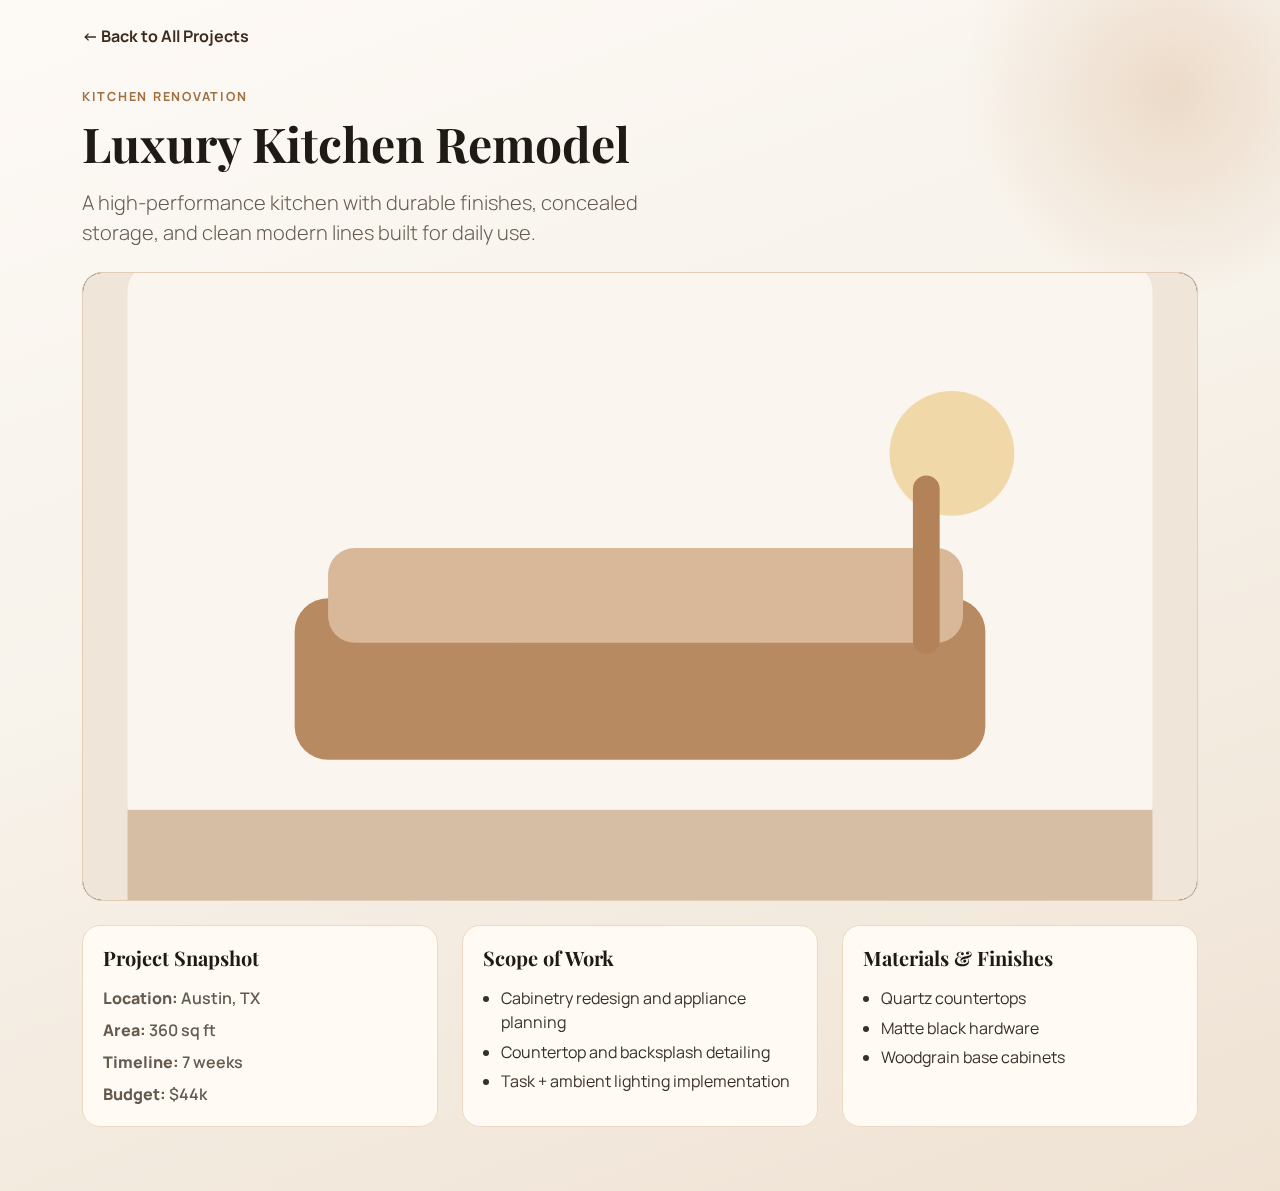
<file: project.html>
<!doctype html>
<html lang="en">
<head>
    <meta charset="utf-8">
    <meta name="viewport" content="width=device-width, initial-scale=1">
    <title>Project Details | Aura Interiors</title>
    <meta name="description" content="Detailed interior design project view.">

    <link rel="preconnect" href="https://fonts.googleapis.com">
    <link rel="preconnect" href="https://fonts.gstatic.com" crossorigin>
    <link href="https://fonts.googleapis.com/css2?family=Playfair+Display:wght@500;700&family=Manrope:wght@400;500;600;700&display=swap" rel="stylesheet">

    <link href="https://cdn.jsdelivr.net/npm/bootstrap@5.3.3/dist/css/bootstrap.min.css" rel="stylesheet" integrity="sha384-QWTKZyjpPEjISv5WaRU9OFeRpok6YctnYmDr5pNlyT2bRjXh0JMhjY6hW+ALEwIH" crossorigin="anonymous">
    <link href="assets/css/styles.css" rel="stylesheet">
    <style>
        .project-hero {
            border-radius: 20px;
            overflow: hidden;
            border: 1px solid #e3ceb5;
            background: #000;
        }

        .project-hero img {
            width: 100%;
            aspect-ratio: 16/9;
            object-fit: cover;
        }

        .project-panel {
            background: var(--surface);
            border: 1px solid #ecd9c2;
            border-radius: 18px;
            padding: 1.25rem;
        }

        .project-meta {
            color: var(--muted);
            font-weight: 600;
            margin: 0;
        }

        .project-list {
            margin: 0;
            padding-left: 1.1rem;
            color: #3a2f26;
        }

        .project-list li {
            margin-bottom: 0.35rem;
        }

        .back-link {
            color: #3d2c1c;
            text-decoration: none;
            font-weight: 700;
        }

        .back-link:hover {
            text-decoration: underline;
        }
    </style>
</head>
<body>
    <div class="hero-bg"></div>

    <header class="container py-4">
        <a class="back-link" href="index.html">&larr; Back to All Projects</a>
    </header>

    <main class="container pb-5">
        <section class="py-3">
            <p class="hero-kicker mb-2" id="projectCategory">Project</p>
            <h1 class="display-5 fw-bold mb-3" id="projectTitle">Project Details</h1>
            <p class="lead mb-4" id="projectSummary">Loading project details...</p>

            <div class="project-hero mb-4">
                <img id="projectImage" src="assets/images/portfolio-1.svg" alt="Project image">
            </div>

            <div class="row g-4">
                <div class="col-lg-4">
                    <div class="project-panel h-100">
                        <h2 class="h5 fw-bold mb-3">Project Snapshot</h2>
                        <p class="project-meta mb-2"><strong>Location:</strong> <span id="projectLocation"></span></p>
                        <p class="project-meta mb-2"><strong>Area:</strong> <span id="projectArea"></span></p>
                        <p class="project-meta mb-2"><strong>Timeline:</strong> <span id="projectTimeline"></span></p>
                        <p class="project-meta mb-0"><strong>Budget:</strong> <span id="projectBudget"></span></p>
                    </div>
                </div>
                <div class="col-lg-4">
                    <div class="project-panel h-100">
                        <h2 class="h5 fw-bold mb-3">Scope of Work</h2>
                        <ul class="project-list" id="projectScope"></ul>
                    </div>
                </div>
                <div class="col-lg-4">
                    <div class="project-panel h-100">
                        <h2 class="h5 fw-bold mb-3">Materials & Finishes</h2>
                        <ul class="project-list" id="projectMaterials"></ul>
                    </div>
                </div>
            </div>
        </section>
    </main>

    <script src="https://cdn.jsdelivr.net/npm/bootstrap@5.3.3/dist/js/bootstrap.bundle.min.js" integrity="sha384-YvpcrYf0tY3lHB60NNkmXc5s9fDVZLESaAA55NDzOxhy9GkcIdslK1eN7N6jIeHz" crossorigin="anonymous"></script>
    <script src="assets/js/project-details.js"></script>
</body>
</html>
</file>
<file: assets/css/styles.css>
:root {
    --bg: #f7f2ea;
    --surface: #fffaf4;
    --text: #1f1a16;
    --muted: #645a4f;
    --accent: #c88f5b;
    --accent-dark: #a16f40;
    --card: #fff;
    --ring: rgba(200, 143, 91, 0.3);
}

* {
    box-sizing: border-box;
}

body {
    margin: 0;
    font-family: 'Manrope', sans-serif;
    color: var(--text);
    background: linear-gradient(160deg, #fdf9f5 0%, var(--bg) 45%, #efe2d3 100%);
    min-height: 100vh;
    position: relative;
}

.hero-bg {
    position: fixed;
    top: -120px;
    right: -100px;
    width: 420px;
    height: 420px;
    border-radius: 50%;
    background: radial-gradient(circle at center, rgba(200, 143, 91, 0.25) 0%, rgba(200, 143, 91, 0) 70%);
    z-index: -1;
}

.py-lg-6 {
    padding-top: 5rem;
    padding-bottom: 5rem;
}

.pb-6 {
    padding-bottom: 5rem;
}

.navbar-brand {
    font-family: 'Playfair Display', serif;
    font-size: 1.25rem;
    letter-spacing: 0.2px;
}

.brand-mark {
    width: 34px;
    height: 34px;
    border-radius: 50%;
    display: inline-flex;
    align-items: center;
    justify-content: center;
    background: var(--text);
    color: #fff;
    font-size: 1rem;
    font-family: 'Playfair Display', serif;
}

.nav-link {
    color: var(--muted);
    font-weight: 600;
}

.nav-link:hover {
    color: var(--text);
}

.hero-kicker {
    text-transform: uppercase;
    letter-spacing: 0.14em;
    font-size: 0.78rem;
    color: var(--accent-dark);
    font-weight: 700;
}

h1,
h2,
h3 {
    font-family: 'Playfair Display', serif;
}

.highlight {
    color: var(--accent-dark);
}

.lead {
    color: var(--muted);
    max-width: 52ch;
}

.btn-brand {
    background: var(--accent);
    color: #fff;
    border: 0;
    font-weight: 700;
    box-shadow: 0 8px 20px rgba(161, 111, 64, 0.25);
}

.btn-brand:hover,
.btn-brand:focus {
    background: var(--accent-dark);
    color: #fff;
}

.hero-card {
    position: relative;
}

.hero-card img {
    width: 100%;
    object-fit: cover;
    max-height: 620px;
}

.floating-note {
    position: absolute;
    left: -16px;
    bottom: 24px;
    background: rgba(255, 255, 255, 0.92);
    backdrop-filter: blur(4px);
    border-radius: 999px;
    padding: 0.7rem 1rem;
    font-size: 0.86rem;
    font-weight: 700;
    color: #3a3026;
    box-shadow: 0 10px 24px rgba(31, 26, 22, 0.16);
}

.stats-row .stat-card {
    background: var(--surface);
    border: 1px solid #f0dfcb;
    border-radius: 14px;
    padding: 0.9rem;
    text-align: center;
}

.stat-card h3 {
    margin: 0;
    font-size: 1.35rem;
}

.stat-card p {
    margin: 0.3rem 0 0;
    font-size: 0.78rem;
    color: var(--muted);
}

.service-card {
    background: var(--card);
    border-radius: 18px;
    padding: 1.4rem;
    border: 1px solid #ecd9c2;
    box-shadow: 0 8px 22px rgba(60, 44, 30, 0.08);
    transition: transform 0.28s ease, box-shadow 0.28s ease;
}

.service-card:hover {
    transform: translateY(-6px);
    box-shadow: 0 14px 30px rgba(60, 44, 30, 0.14);
}

.service-card i {
    font-size: 1.5rem;
    color: var(--accent-dark);
}

.service-card h3 {
    margin-top: 0.9rem;
    font-size: 1.35rem;
}

.service-card p {
    margin: 0;
    color: var(--muted);
}

.service-meta {
    display: inline-block;
    margin-top: 0.85rem;
    padding: 0.3rem 0.6rem;
    border-radius: 999px;
    font-size: 0.76rem;
    font-weight: 700;
    color: #6e4f34;
    background: #f5e7d8;
}

.portfolio-card {
    position: relative;
    overflow: hidden;
    border-radius: 20px;
    aspect-ratio: 4 / 3;
}

.portfolio-card img {
    width: 100%;
    height: 100%;
    object-fit: cover;
    transition: transform 0.5s ease;
}

.portfolio-card:hover img {
    transform: scale(1.06);
}

.portfolio-overlay {
    position: absolute;
    left: 0;
    right: 0;
    bottom: 0;
    padding: 1.25rem;
    color: #fff;
    background: linear-gradient(180deg, rgba(0, 0, 0, 0) 6%, rgba(0, 0, 0, 0.74) 100%);
}

.portfolio-overlay h3 {
    font-size: 1.25rem;
    margin-bottom: 0.15rem;
}

.portfolio-overlay p {
    margin: 0;
    font-size: 0.85rem;
    opacity: 0.88;
}

.about-wrap {
    background: var(--surface);
    border: 1px solid #ebd8c0;
    border-radius: 22px;
    padding: 2rem;
}

.about-wrap p {
    color: var(--muted);
}

.mini-metric {
    background: #fff;
    border: 1px solid #ead7c0;
    border-radius: 14px;
    padding: 0.95rem;
    text-align: center;
}

.mini-metric h3 {
    margin: 0;
    font-size: 1.45rem;
}

.mini-metric p {
    margin: 0.2rem 0 0;
    font-size: 0.84rem;
}

.process-card {
    background: #fff;
    border: 1px solid #ecd9c2;
    border-radius: 18px;
    padding: 1.25rem;
    box-shadow: 0 8px 20px rgba(60, 44, 30, 0.07);
}

.process-step {
    display: inline-block;
    font-size: 0.76rem;
    letter-spacing: 0.1em;
    font-weight: 700;
    color: var(--accent-dark);
    margin-bottom: 0.6rem;
}

.process-card h3 {
    font-size: 1.25rem;
    margin-bottom: 0.5rem;
}

.process-card p {
    color: var(--muted);
    margin: 0;
    font-size: 0.92rem;
}

.testimonial-card {
    background: var(--surface);
    border: 1px solid #ead7c1;
    border-radius: 18px;
    padding: 1.25rem;
    box-shadow: 0 8px 20px rgba(60, 44, 30, 0.07);
}

.quote-icon {
    font-size: 1.2rem;
    color: var(--accent-dark);
}

.testimonial-quote {
    color: #3f342b;
}

.testimonial-card h3 {
    font-size: 1.15rem;
    margin: 0;
}

.testimonial-meta {
    color: var(--muted);
    font-size: 0.88rem;
}

.faq-accordion .accordion-item {
    border: 1px solid #e5cfb5;
    border-radius: 12px;
    overflow: hidden;
    margin-bottom: 0.9rem;
    background: #fffdf9;
}

.faq-accordion .accordion-button {
    font-weight: 700;
    color: #2e251e;
    background: #fffdf9;
}

.faq-accordion .accordion-button:not(.collapsed) {
    background: #f8eee2;
    color: #2a1f17;
    box-shadow: none;
}

.faq-accordion .accordion-button:focus {
    box-shadow: 0 0 0 0.25rem var(--ring);
}

.faq-accordion .accordion-body {
    color: var(--muted);
}

.gallery-item {
    border: 0;
    padding: 0;
    width: 100%;
    border-radius: 16px;
    overflow: hidden;
    position: relative;
    display: block;
    background: #000;
    cursor: pointer;
    text-align: left;
}

.gallery-item img {
    width: 100%;
    aspect-ratio: 4 / 3;
    object-fit: cover;
    opacity: 0.96;
    transition: transform 0.45s ease, opacity 0.35s ease;
}

.gallery-item:hover img {
    transform: scale(1.06);
    opacity: 1;
}

.gallery-caption {
    position: absolute;
    left: 0;
    right: 0;
    bottom: 0;
    color: #fff;
    font-weight: 700;
    font-size: 0.95rem;
    padding: 1rem 1rem 0.8rem;
    background: linear-gradient(180deg, rgba(0, 0, 0, 0) 0%, rgba(0, 0, 0, 0.76) 100%);
}

.preview-modal {
    background: #14110f;
    border: 1px solid #2f2721;
    color: #f6efe7;
    border-radius: 16px;
}

#imagePreviewModal .modal-dialog {
    max-width: min(1200px, 94vw);
    margin: 0.9rem auto;
}

#imagePreviewModal .modal-content {
    height: calc(100vh - 1.8rem);
}

#imagePreviewModal .modal-body {
    display: flex;
    flex-direction: column;
    min-height: 0;
    overflow: hidden;
}

#previewModalImage {
    flex: 1;
    min-height: 0;
    max-height: calc(100vh - 170px);
    object-fit: contain;
    background: #0f0c0a;
}

.preview-caption {
    color: #d8c7b7;
    font-size: 0.95rem;
    flex: 0 0 auto;
}

.contact-card {
    background: #1f1a16;
    color: #f8f3ec;
    border-radius: 22px;
    padding: 2rem;
}

.inquiry-modal {
    background: #fffaf4;
    border: 1px solid #ecd9c2;
    border-radius: 20px;
}

.inquiry-modal .modal-header,
.inquiry-modal .modal-body {
    padding-left: 1.5rem;
    padding-right: 1.5rem;
}

.inquiry-modal .form-label {
    font-weight: 600;
    color: #46382c;
}

.inquiry-modal .form-control,
.inquiry-modal .form-select {
    border-color: #dbc4a8;
    border-radius: 12px;
    padding: 0.7rem 0.85rem;
    background: #fff;
}

.inquiry-modal .form-control:focus,
.inquiry-modal .form-select:focus {
    border-color: var(--accent);
    box-shadow: 0 0 0 0.25rem var(--ring);
}

.modal-note {
    color: var(--muted);
    font-size: 0.92rem;
}

.footer-line {
    border-top: 1px solid #d8c4ad;
    padding-top: 1rem;
    color: #76695b;
    font-size: 0.92rem;
}

.fade-in-up {
    opacity: 0;
    transform: translateY(24px);
    transition: opacity 0.7s ease, transform 0.7s ease;
}

.fade-in-up.visible {
    opacity: 1;
    transform: translateY(0);
}

.delay-1 {
    transition-delay: 0.08s;
}

.delay-2 {
    transition-delay: 0.16s;
}

.delay-3 {
    transition-delay: 0.24s;
}

.btn:focus {
    box-shadow: 0 0 0 0.25rem var(--ring);
}

@media (max-width: 991.98px) {
    .floating-note {
        position: static;
        display: inline-flex;
        margin-top: 1rem;
    }

    .py-lg-6 {
        padding-top: 3rem;
        padding-bottom: 3rem;
    }
}

@media (max-width: 575.98px) {
    .stats-row .col-4 {
        width: 100%;
    }

    .process-card,
    .testimonial-card {
        padding: 1rem;
    }

    .contact-card,
    .about-wrap {
        padding: 1.4rem;
    }
}
</file>
